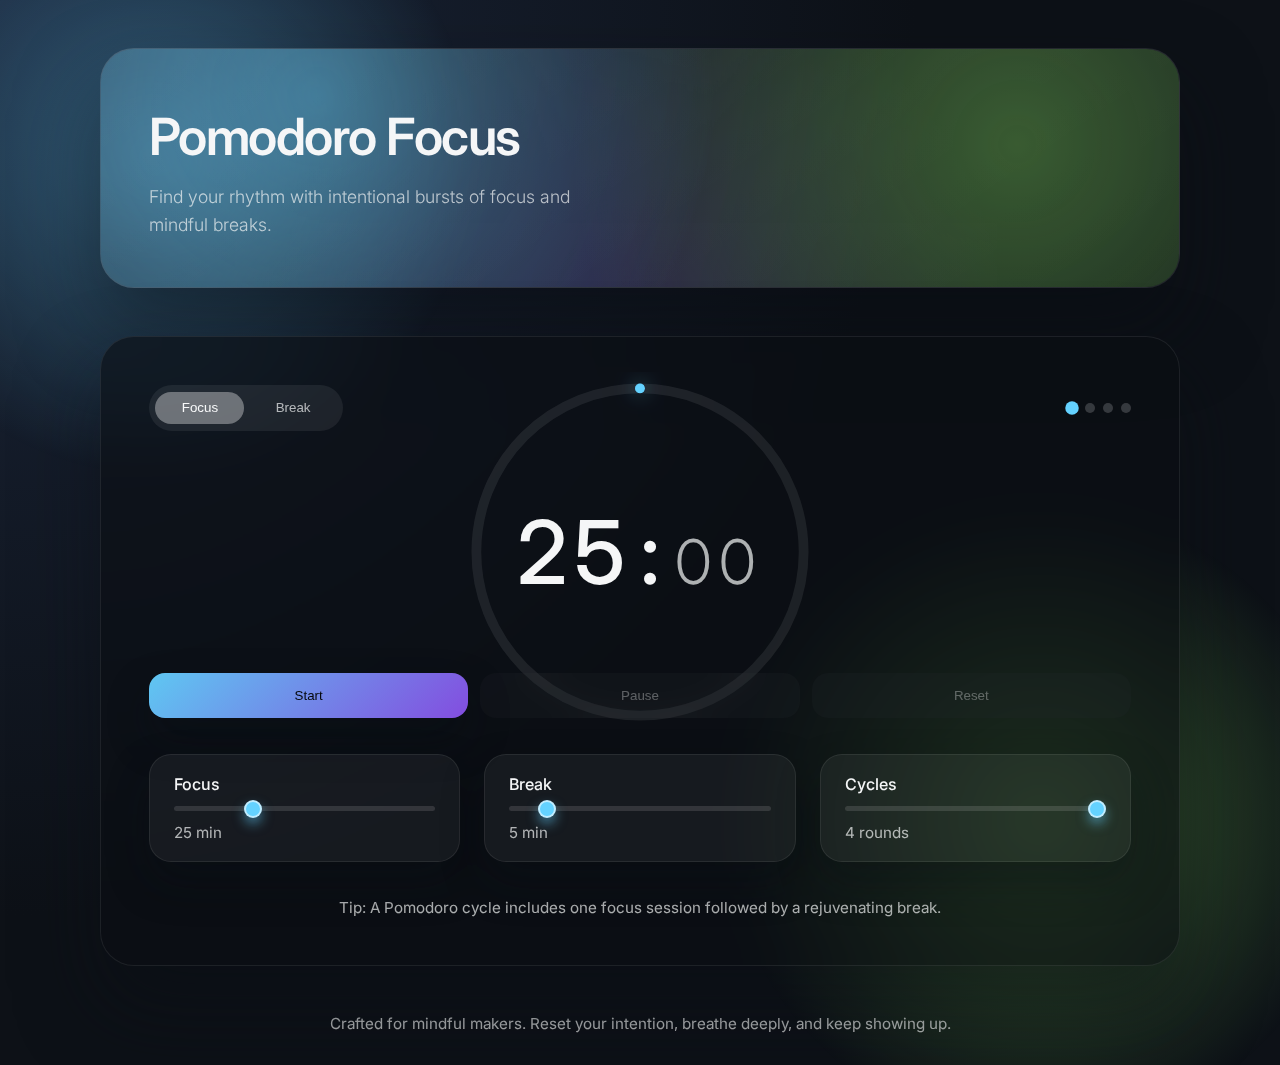
<file: index.html>
<!DOCTYPE html>
<html lang="en">
  <head>
    <meta charset="UTF-8" />
    <meta name="viewport" content="width=device-width, initial-scale=1.0" />
    <title>Pomodoro Focus</title>
    <link rel="preconnect" href="https://fonts.googleapis.com" />
    <link rel="preconnect" href="https://fonts.gstatic.com" crossorigin />
    <link
      href="https://fonts.googleapis.com/css2?family=Inter:wght@200;300;400;500;600;700&display=swap"
      rel="stylesheet"
    />
    <link rel="stylesheet" href="style.css" />
  </head>
  <body>
    <main class="page">
      <header class="hero">
        <div class="hero__glow"></div>
        <div class="hero__content">
          <h1>Pomodoro Focus</h1>
          <p>Find your rhythm with intentional bursts of focus and mindful breaks.</p>
        </div>
      </header>

      <section class="timer-card" aria-live="polite">
        <div class="timer-card__header">
          <div class="mode-switch" role="tablist" aria-label="Timer mode">
            <button class="mode-switch__option" role="tab" data-mode="focus">
              Focus
            </button>
            <button class="mode-switch__option" role="tab" data-mode="break">
              Break
            </button>
          </div>
          <div class="cycle-indicator" aria-hidden="true">
            <span class="cycle-indicator__dot cycle-indicator__dot--active"></span>
            <span class="cycle-indicator__dot"></span>
            <span class="cycle-indicator__dot"></span>
            <span class="cycle-indicator__dot"></span>
          </div>
        </div>
        <div class="timer-card__display">
          <div class="timer-card__clock" role="timer" aria-live="assertive">
            <span class="timer-card__minutes">25</span>
            <span class="timer-card__separator">:</span>
            <span class="timer-card__seconds">00</span>
          </div>
          <svg class="timer-card__progress" viewBox="0 0 440 440" aria-hidden="true">
            <circle class="timer-card__track" cx="220" cy="220" r="200"></circle>
            <circle
              class="timer-card__indicator"
              cx="220"
              cy="220"
              r="200"
            ></circle>
          </svg>
        </div>
        <div class="timer-card__controls">
          <button class="button button--primary" data-action="start">
            Start
          </button>
          <button class="button" data-action="pause" disabled>
            Pause
          </button>
          <button class="button" data-action="reset" disabled>
            Reset
          </button>
        </div>
        <div class="timer-card__settings">
          <div class="slider-group">
            <label for="focus-length">Focus</label>
            <input
              type="range"
              min="15"
              max="50"
              value="25"
              id="focus-length"
            />
            <span class="slider-value" data-for="focus-length">25 min</span>
          </div>
          <div class="slider-group">
            <label for="break-length">Break</label>
            <input
              type="range"
              min="3"
              max="20"
              value="5"
              id="break-length"
            />
            <span class="slider-value" data-for="break-length">5 min</span>
          </div>
          <div class="slider-group">
            <label for="cycle-count">Cycles</label>
            <input type="range" min="1" max="4" value="4" id="cycle-count" />
            <span class="slider-value" data-for="cycle-count">4 rounds</span>
          </div>
        </div>
        <p class="timer-card__hint">
          Tip: A Pomodoro cycle includes one focus session followed by a rejuvenating break.
        </p>
      </section>

      <footer class="footer">
        <p>
          Crafted for mindful makers. Reset your intention, breathe deeply, and keep
          showing up.
        </p>
      </footer>
    </main>

    <template id="toast-template">
      <div class="toast" role="status" aria-live="polite">
        <div class="toast__pulse"></div>
        <span class="toast__message"></span>
      </div>
    </template>

    <script src="script.js" type="module"></script>
  </body>
</html>
</file>
<file: style.css>
:root {
  color-scheme: light dark;
  font-family: "Inter", -apple-system, BlinkMacSystemFont, "Segoe UI", sans-serif;
  --bg: #0d1117;
  --bg-alt: rgba(255, 255, 255, 0.1);
  --surface: rgba(255, 255, 255, 0.2);
  --surface-border: rgba(255, 255, 255, 0.1);
  --primary: #64d2ff;
  --primary-glow: rgba(100, 210, 255, 0.5);
  --text-primary: #f5f6f7;
  --text-secondary: rgba(245, 246, 247, 0.7);
  --shadow-strong: 0 40px 80px rgba(10, 14, 19, 0.5);
  --shadow-soft: 0 20px 40px rgba(10, 14, 19, 0.35);
  --transition: 250ms cubic-bezier(0.4, 0, 0.2, 1);
}

* {
  margin: 0;
  padding: 0;
  box-sizing: border-box;
}

body {
  min-height: 100vh;
  background: radial-gradient(circle at top left, #1b263b, #0d1117 55%);
  color: var(--text-primary);
  display: flex;
  align-items: center;
  justify-content: center;
  padding: 3rem 1.5rem 2rem;
  position: relative;
  overflow-x: hidden;
}

body::before,
body::after {
  content: "";
  position: fixed;
  top: -10rem;
  width: 40rem;
  height: 40rem;
  background: radial-gradient(circle, rgba(100, 210, 255, 0.35), transparent 70%);
  filter: blur(0);
  pointer-events: none;
  z-index: -2;
}

body::before {
  left: -10rem;
}

body::after {
  right: -5rem;
  top: auto;
  bottom: -15rem;
  background: radial-gradient(circle, rgba(126, 217, 87, 0.4), transparent 70%);
}

.page {
  width: min(1080px, 100%);
  display: grid;
  gap: 3rem;
}

.hero {
  position: relative;
  padding: 3.5rem 3rem 3rem;
  border-radius: 34px;
  overflow: hidden;
  background: linear-gradient(145deg, rgba(255, 255, 255, 0.08), rgba(255, 255, 255, 0.02));
  border: 1px solid rgba(255, 255, 255, 0.08);
  box-shadow: var(--shadow-strong);
  backdrop-filter: blur(20px);
}

.hero__glow {
  position: absolute;
  inset: 0;
  background: radial-gradient(circle at 20% 20%, rgba(100, 210, 255, 0.55), transparent 45%),
    radial-gradient(circle at 85% 40%, rgba(126, 217, 87, 0.5), transparent 48%),
    radial-gradient(circle at 50% 120%, rgba(138, 81, 235, 0.25), transparent 60%);
  filter: blur(0px);
  opacity: 0.7;
}

.hero__content {
  position: relative;
  z-index: 1;
  display: grid;
  gap: 1rem;
  color: var(--text-primary);
  max-width: 480px;
}

.hero__content h1 {
  font-weight: 600;
  font-size: clamp(2.5rem, 4vw, 3.5rem);
  letter-spacing: -0.03em;
}

.hero__content p {
  font-weight: 300;
  color: var(--text-secondary);
  font-size: 1.1rem;
  line-height: 1.6;
}

.timer-card {
  position: relative;
  display: grid;
  gap: 2.25rem;
  padding: 3rem;
  border-radius: 34px;
  background: rgba(10, 14, 19, 0.6);
  border: 1px solid rgba(255, 255, 255, 0.08);
  box-shadow: var(--shadow-strong);
  backdrop-filter: blur(18px);
}

.timer-card__header {
  display: flex;
  align-items: center;
  justify-content: space-between;
  gap: 1rem;
}

.mode-switch {
  display: inline-flex;
  padding: 0.4rem;
  border-radius: 999px;
  background: rgba(255, 255, 255, 0.07);
  position: relative;
  gap: 0.3rem;
}

.mode-switch__option {
  position: relative;
  border: none;
  background: transparent;
  color: var(--text-secondary);
  font-weight: 500;
  padding: 0.55rem 1.65rem;
  border-radius: 999px;
  cursor: pointer;
  transition: color var(--transition), transform var(--transition);
}

.mode-switch__option.is-active {
  color: var(--text-primary);
}

.mode-switch__option::before {
  content: "";
  position: absolute;
  inset: 0;
  border-radius: inherit;
  background: rgba(255, 255, 255, 0.35);
  opacity: 0;
  transform: scale(0.92);
  transition: opacity var(--transition), transform var(--transition);
}

.mode-switch__option.is-active::before {
  opacity: 1;
  transform: scale(1);
}

.mode-switch__option:active {
  transform: scale(0.98);
}

.cycle-indicator {
  display: flex;
  gap: 0.5rem;
}

.cycle-indicator__dot {
  width: 10px;
  height: 10px;
  border-radius: 50%;
  background: rgba(255, 255, 255, 0.18);
  transition: background var(--transition), transform var(--transition);
}

.cycle-indicator__dot--active {
  background: var(--primary);
  transform: scale(1.35);
}

.cycle-indicator__dot--hidden {
  opacity: 0.15;
}

.timer-card__display {
  position: relative;
  display: grid;
  place-items: center;
  padding: 2rem 0;
}

.timer-card__clock {
  font-size: clamp(3.5rem, 10vw, 5.5rem);
  font-weight: 500;
  letter-spacing: 0.08em;
  display: inline-flex;
  align-items: baseline;
  gap: 0.5rem;
  color: var(--text-primary);
}

.timer-card__seconds {
  font-size: 0.7em;
  font-weight: 300;
  color: var(--text-secondary);
}

.timer-card__progress {
  width: clamp(220px, 40vw, 360px);
  height: clamp(220px, 40vw, 360px);
  position: absolute;
  top: 50%;
  left: 50%;
  transform: translate(-50%, -50%);
}

.timer-card__track,
.timer-card__indicator {
  fill: none;
  stroke-width: 12;
  transform: rotate(-90deg);
  transform-origin: 50% 50%;
  stroke-linecap: round;
}

.timer-card__track {
  stroke: rgba(255, 255, 255, 0.08);
}

.timer-card__indicator {
  stroke: var(--primary);
  stroke-dasharray: 0 1260;
  stroke-dashoffset: 0;
  transition: stroke var(--transition);
  filter: drop-shadow(0 0 12px rgba(100, 210, 255, 0.6));
}

.timer-card__controls {
  display: grid;
  grid-template-columns: repeat(3, minmax(0, 1fr));
  gap: 0.75rem;
}

.button {
  border: none;
  border-radius: 16px;
  padding: 0.95rem 1rem;
  background: rgba(255, 255, 255, 0.07);
  color: var(--text-primary);
  font-weight: 500;
  cursor: pointer;
  transition: transform var(--transition), box-shadow var(--transition), background var(--transition);
  box-shadow: var(--shadow-soft);
  backdrop-filter: blur(12px);
}

.button:disabled {
  cursor: not-allowed;
  opacity: 0.35;
  box-shadow: none;
}

.button--primary {
  background: linear-gradient(135deg, rgba(100, 210, 255, 0.95), rgba(138, 81, 235, 0.95));
  color: #05070a;
}

.button:not(:disabled):hover {
  transform: translateY(-2px);
  box-shadow: 0 15px 25px rgba(10, 14, 19, 0.35);
}

.timer-card__settings {
  display: grid;
  grid-template-columns: repeat(auto-fit, minmax(200px, 1fr));
  gap: 1.5rem;
}

.slider-group {
  background: rgba(255, 255, 255, 0.05);
  border-radius: 22px;
  padding: 1.2rem 1.5rem;
  display: grid;
  gap: 0.75rem;
  border: 1px solid rgba(255, 255, 255, 0.08);
  position: relative;
  box-shadow: var(--shadow-soft);
}

.slider-group label {
  font-weight: 500;
  color: var(--text-primary);
}

.slider-group input[type="range"] {
  -webkit-appearance: none;
  appearance: none;
  width: 100%;
  height: 5px;
  border-radius: 999px;
  background: rgba(255, 255, 255, 0.12);
  outline: none;
  transition: background var(--transition);
}

.slider-group input[type="range"]::-webkit-slider-thumb {
  -webkit-appearance: none;
  appearance: none;
  width: 18px;
  height: 18px;
  border-radius: 50%;
  background: var(--primary);
  box-shadow: 0 6px 12px rgba(100, 210, 255, 0.5);
  border: 2px solid rgba(255, 255, 255, 0.6);
  cursor: pointer;
}

.slider-group input[type="range"]::-moz-range-thumb {
  width: 18px;
  height: 18px;
  border-radius: 50%;
  background: var(--primary);
  box-shadow: 0 6px 12px rgba(100, 210, 255, 0.5);
  border: 2px solid rgba(255, 255, 255, 0.6);
  cursor: pointer;
}

.slider-value {
  color: var(--text-secondary);
  font-size: 0.95rem;
}

.timer-card__hint {
  font-size: 0.95rem;
  color: var(--text-secondary);
  text-align: center;
}

.footer {
  text-align: center;
  color: var(--text-secondary);
  font-size: 0.95rem;
}

.toast {
  position: fixed;
  inset-inline: auto 3rem;
  bottom: 3rem;
  padding: 0.95rem 1.4rem 0.95rem 3rem;
  border-radius: 18px;
  background: rgba(10, 14, 19, 0.85);
  border: 1px solid rgba(255, 255, 255, 0.1);
  color: var(--text-primary);
  display: inline-flex;
  gap: 0.75rem;
  align-items: center;
  box-shadow: var(--shadow-strong);
  backdrop-filter: blur(18px);
  transform: translateY(20px);
  opacity: 0;
  animation: toast-in 400ms ease forwards;
}

.toast.is-leaving {
  animation: toast-out 300ms ease forwards;
}

.toast__pulse {
  width: 12px;
  height: 12px;
  background: var(--primary);
  border-radius: 999px;
  position: absolute;
  inset-inline-start: 1.4rem;
  animation: pulse 2.4s ease infinite;
}

.toast__message {
  font-size: 0.95rem;
  font-weight: 500;
}

@keyframes toast-in {
  to {
    transform: translateY(0);
    opacity: 1;
  }
}

@keyframes toast-out {
  to {
    transform: translateY(20px);
    opacity: 0;
  }
}

@keyframes pulse {
  0% {
    transform: scale(1);
    opacity: 1;
  }
  50% {
    transform: scale(1.45);
    opacity: 0.4;
  }
  100% {
    transform: scale(1);
    opacity: 1;
  }
}

@media (max-width: 768px) {
  body {
    padding: 2rem 1rem 1.5rem;
  }

  .timer-card {
    padding: 2.2rem 1.6rem;
  }

  .timer-card__controls {
    grid-template-columns: 1fr;
  }

  .toast {
    inset-inline: 50% auto;
    transform: translate(-50%, 20px);
  }

  @keyframes toast-in {
    to {
      transform: translate(-50%, 0);
      opacity: 1;
    }
  }
}

@media (prefers-reduced-motion: reduce) {
  *,
  *::before,
  *::after {
    animation-duration: 1ms !important;
    animation-iteration-count: 1 !important;
    transition-duration: 1ms !important;
    scroll-behavior: auto !important;
  }
}
</file>
